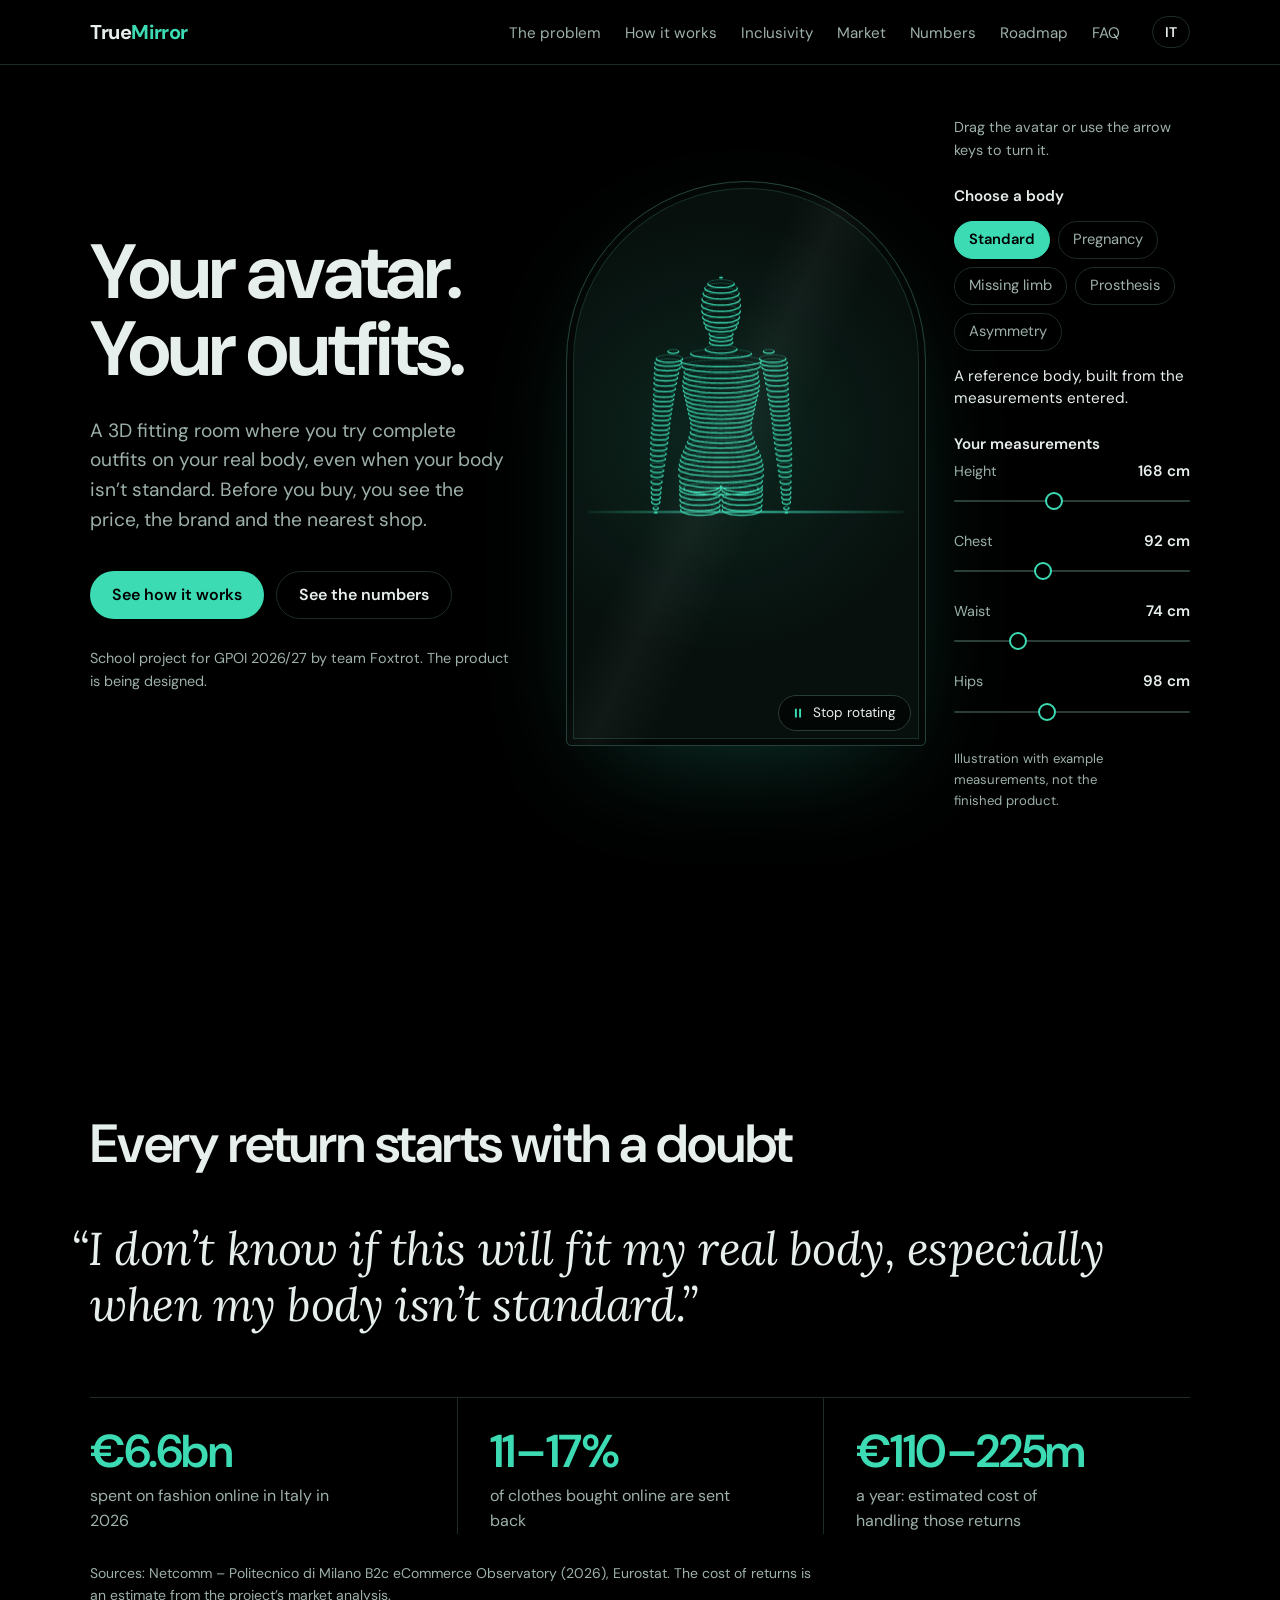
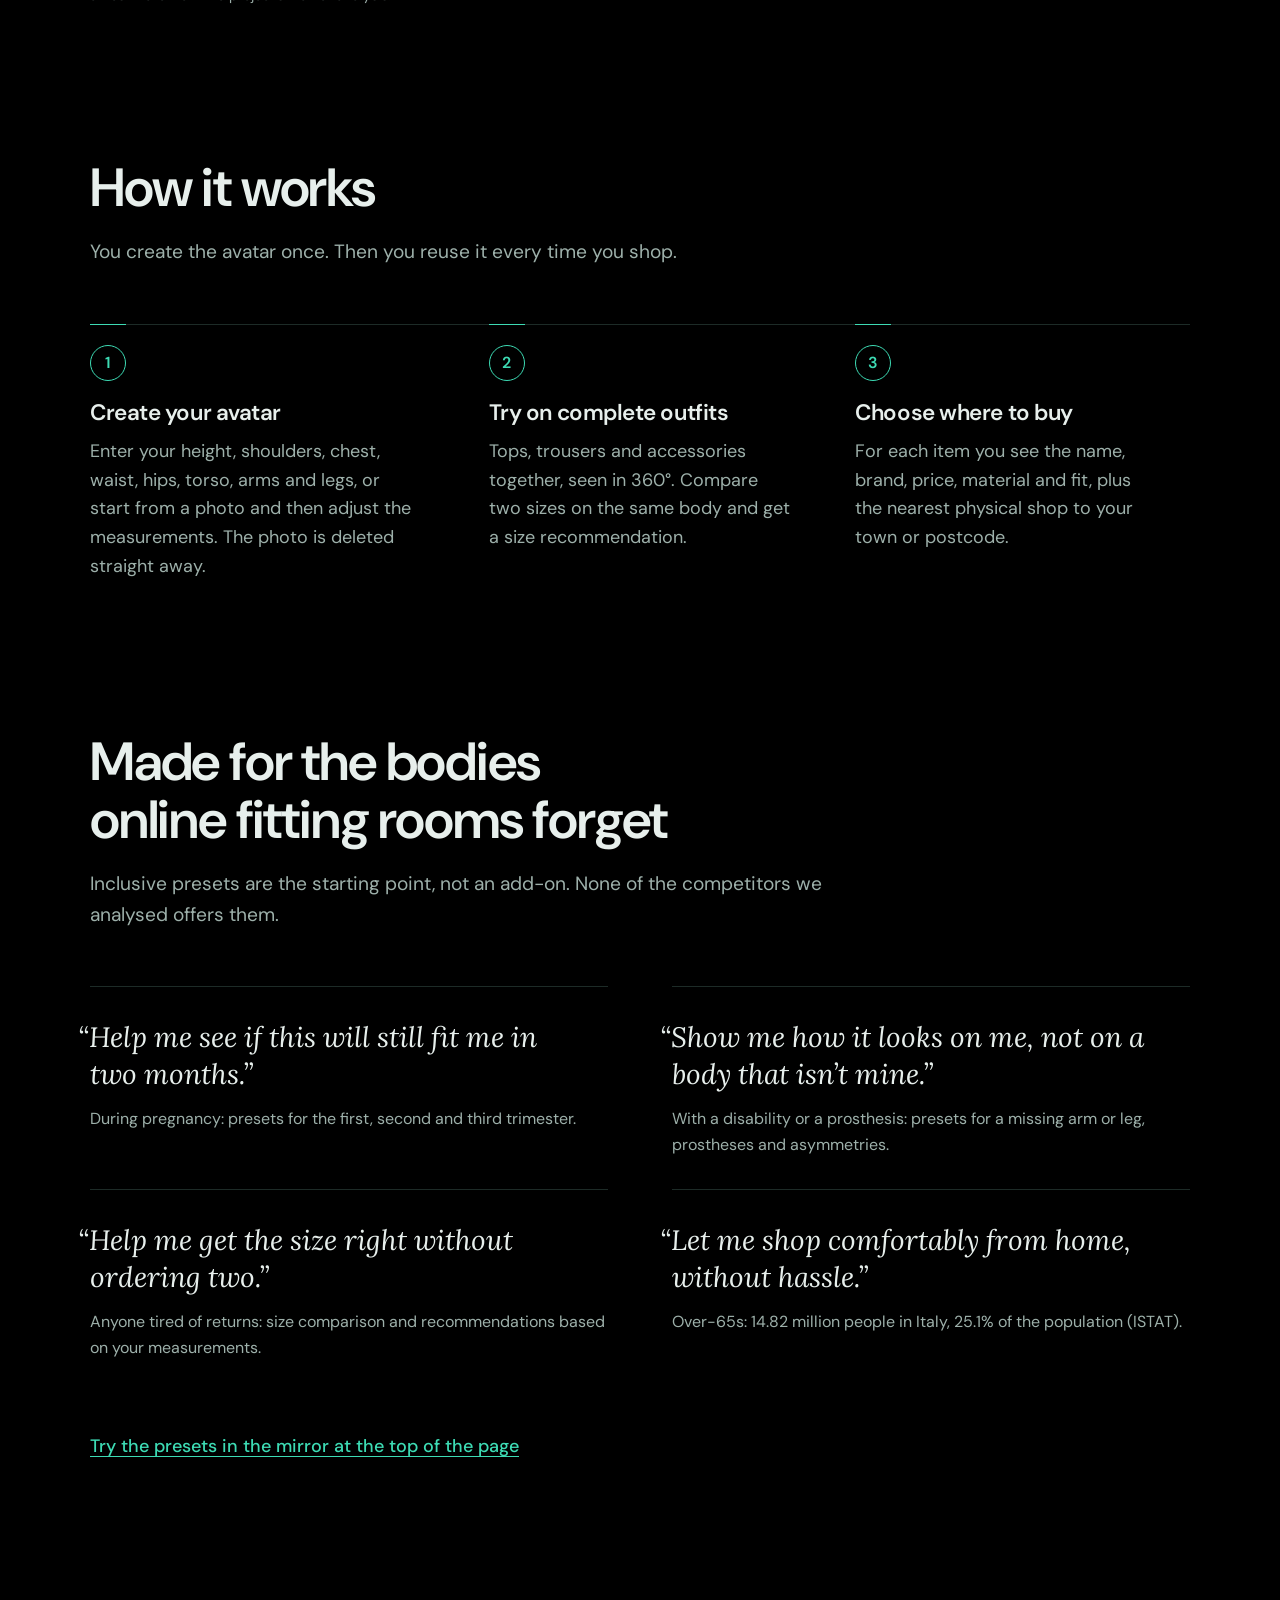
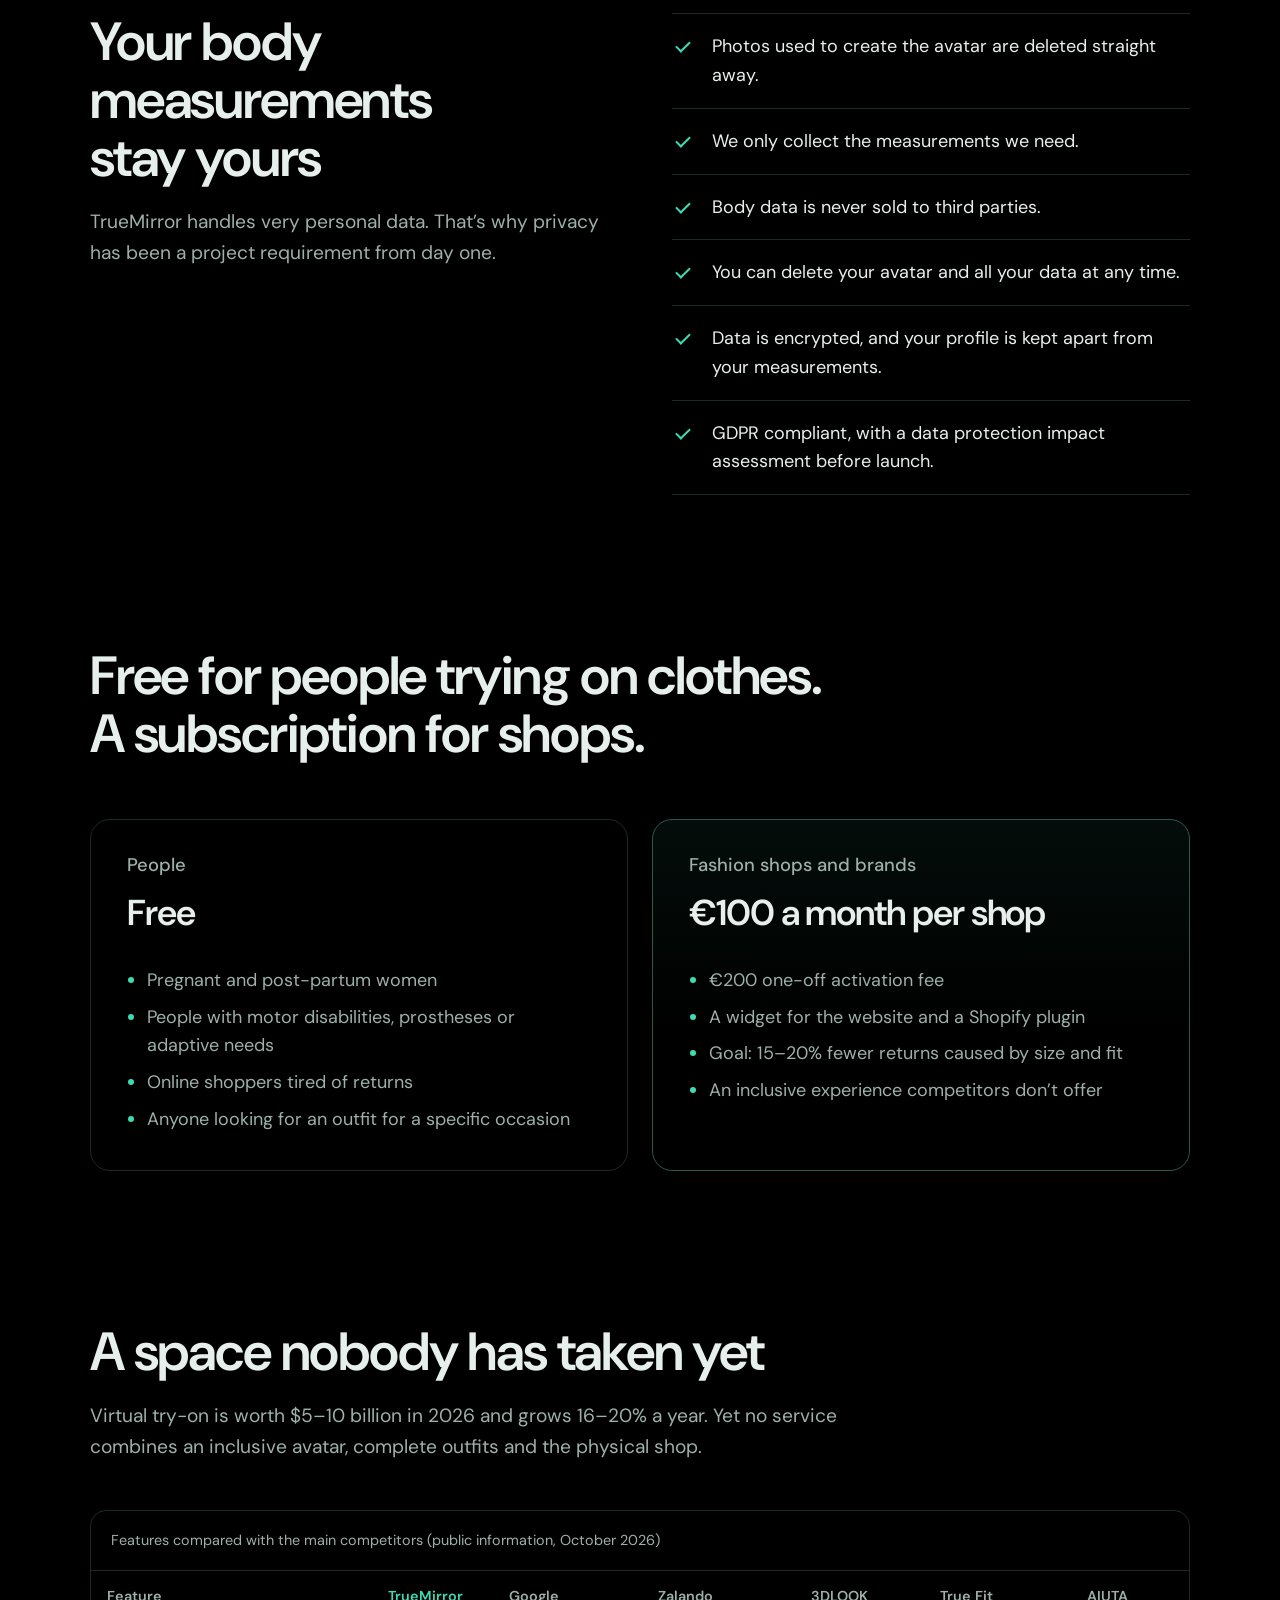
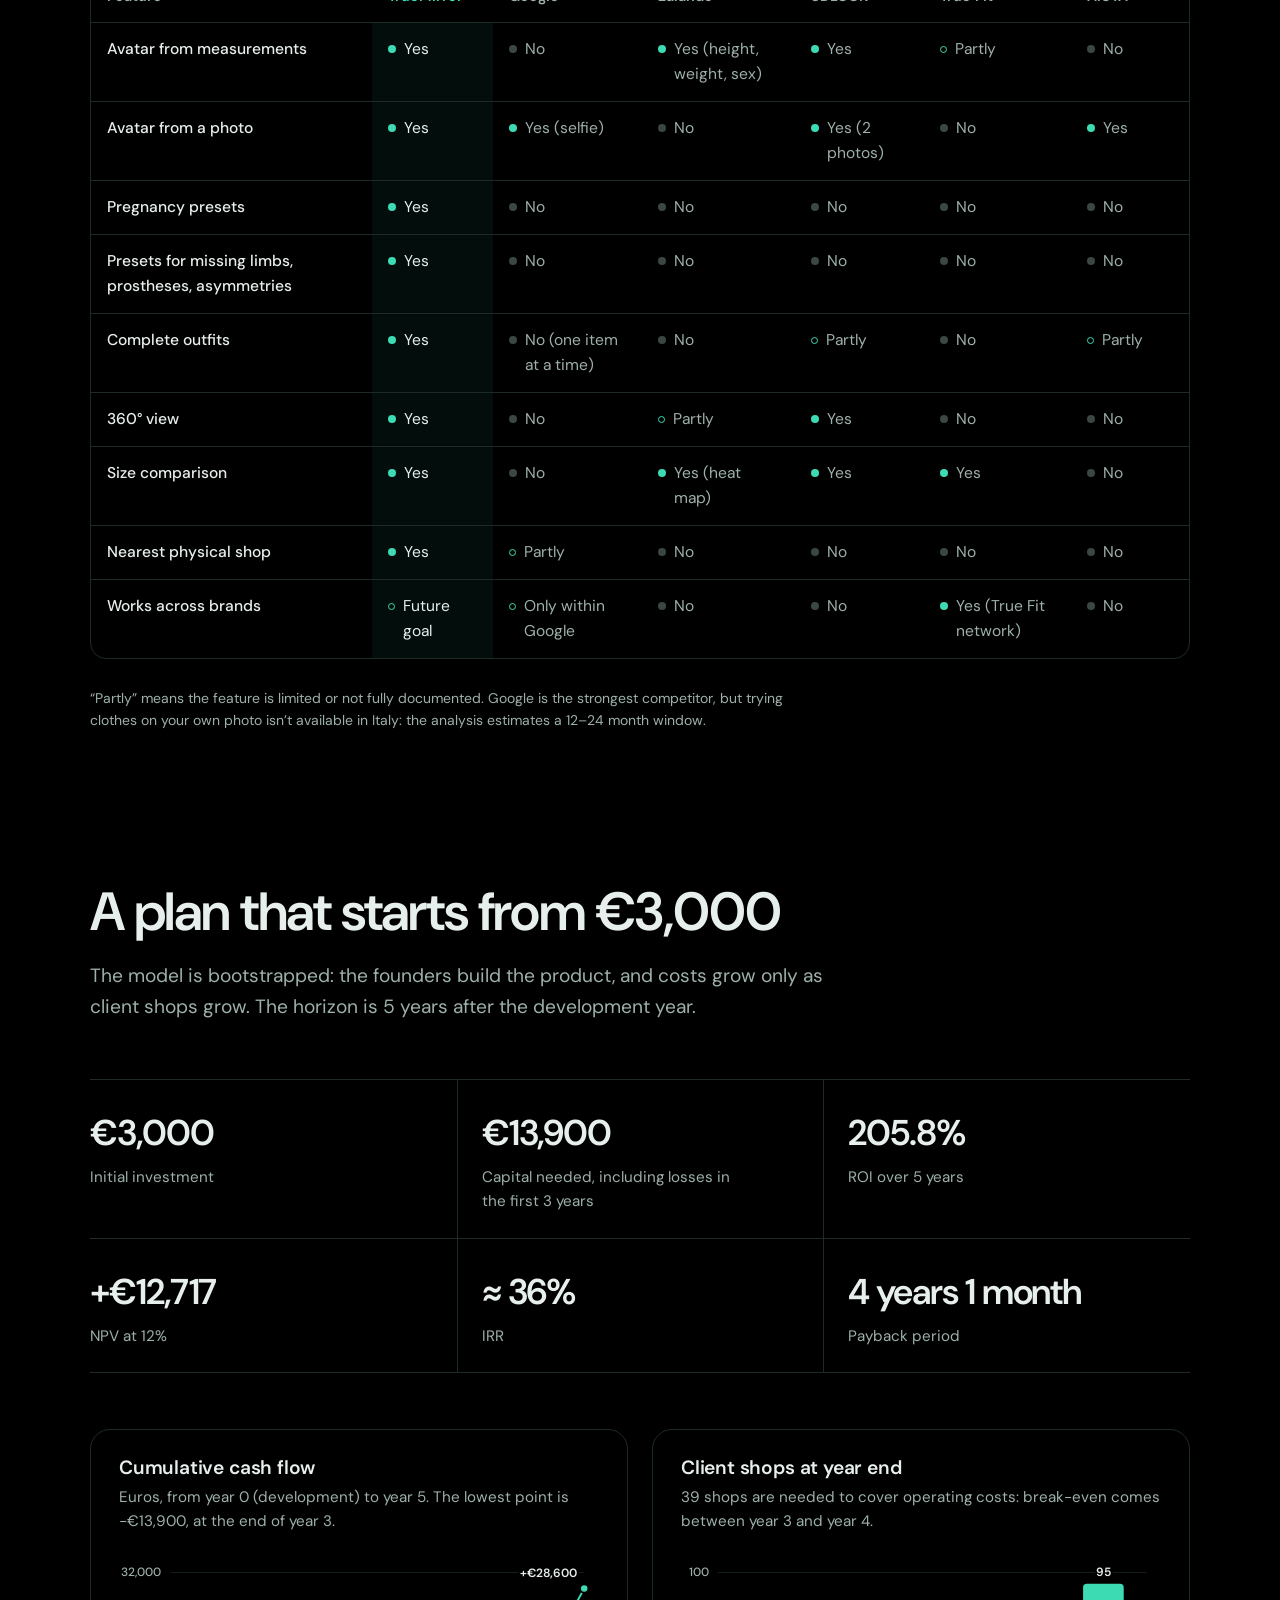
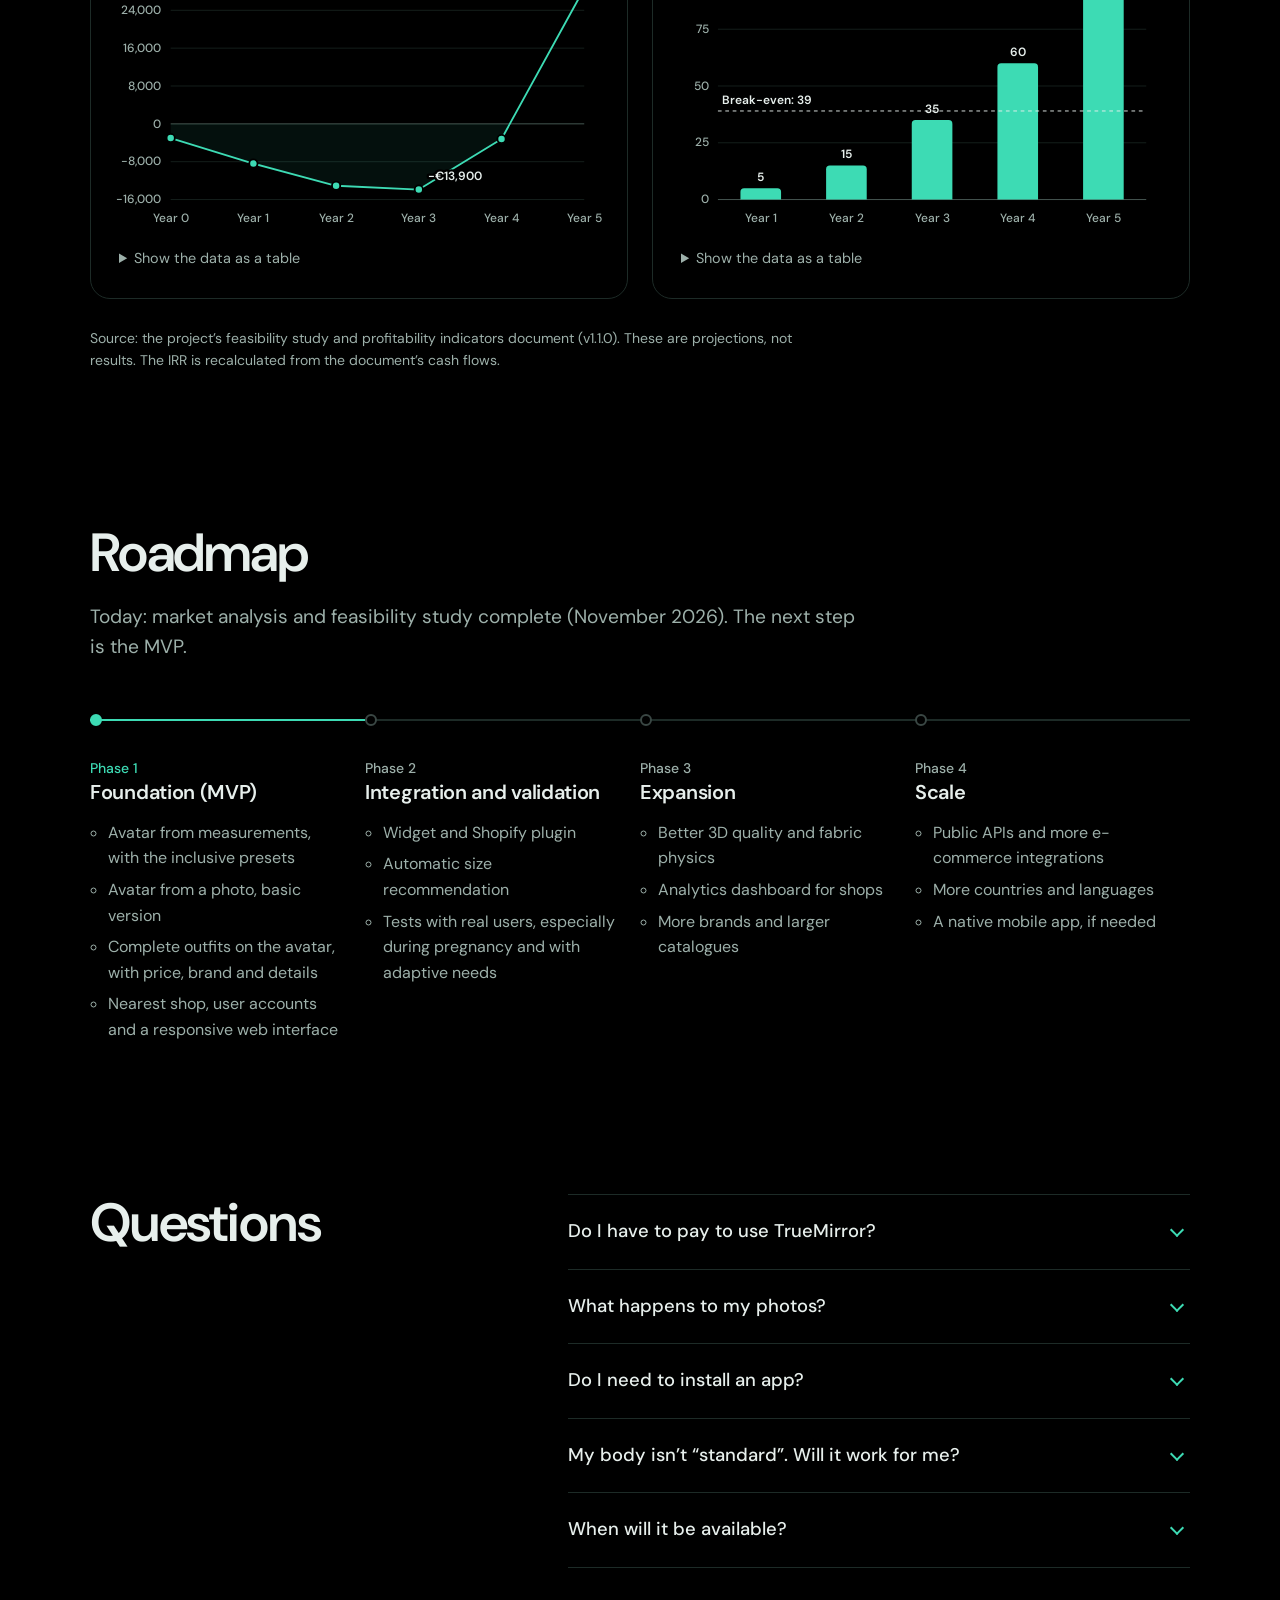
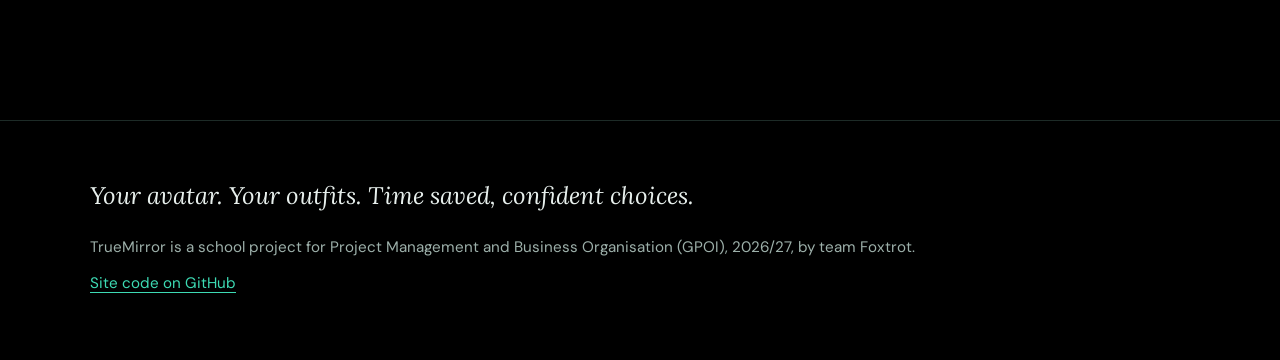
<file: index.html>
<!doctype html>
<html lang="it">
<head>
  <meta charset="utf-8">
  <meta name="viewport" content="width=device-width, initial-scale=1">
  <title>TrueMirror – Il tuo avatar. I tuoi outfit.</title>
  <meta name="description" content="TrueMirror è un camerino virtuale 3D inclusivo: crei un avatar del tuo corpo reale e provi outfit completi, con prezzo, marca e negozio più vicino. Progetto GPOI 2026/27 del team Foxtrot.">
  <link rel="canonical" href="https://peakymate.github.io/truemirror/">
  <meta name="theme-color" content="#000000">
  <meta name="color-scheme" content="dark">

  <meta property="og:type" content="website">
  <meta property="og:site_name" content="TrueMirror">
  <meta property="og:title" content="TrueMirror – Il tuo avatar. I tuoi outfit.">
  <meta property="og:description" content="Camerino virtuale 3D inclusivo per provare outfit completi sul proprio corpo reale.">
  <meta property="og:url" content="https://peakymate.github.io/truemirror/">
  <meta property="og:image" content="https://peakymate.github.io/truemirror/og-image.png">
  <meta property="og:image:width" content="1200">
  <meta property="og:image:height" content="630">
  <meta property="og:image:alt" content="TrueMirror: un avatar 3D fatto di anelli di misura color menta su sfondo nero, con il motto Il tuo avatar. I tuoi outfit.">
  <meta property="og:locale" content="it_IT">
  <meta property="og:locale:alternate" content="en_GB">
  <meta name="twitter:card" content="summary_large_image">

  <link rel="icon" href="favicon.svg" type="image/svg+xml">
  <link rel="apple-touch-icon" href="apple-touch-icon.png">
  <link rel="preload" href="./dmsans-var.woff" as="font" type="font/woff" crossorigin>
  <link rel="stylesheet" href="style.css">
  <script src="avatar.js" defer></script>
  <script src="main.js" defer></script>
</head>
<body>
  <a class="skip" href="#main" data-i18n="skip">Vai al contenuto</a>

  <header class="site-header">
    <div class="wrap header-row">
      <a class="wordmark" href="#top" aria-label="TrueMirror, torna all'inizio" data-i18n-attr="aria-label:wordmarkLabel">True<span>Mirror</span></a>
      <nav class="nav" aria-label="Sezioni" data-i18n-attr="aria-label:navLabel">
        <ul>
          <li><a href="#problema" data-i18n="navProblem">Il problema</a></li>
          <li><a href="#come" data-i18n="navHow">Come funziona</a></li>
          <li><a href="#inclusivita" data-i18n="navInclusive">Inclusività</a></li>
          <li><a href="#mercato" data-i18n="navMarket">Mercato</a></li>
          <li><a href="#numeri" data-i18n="navNumbers">Numeri</a></li>
          <li><a href="#roadmap" data-i18n="navRoadmap">Roadmap</a></li>
          <li><a href="#faq" data-i18n="navFaq">Domande</a></li>
        </ul>
      </nav>
      <div class="header-tools">
        <button class="lang" type="button" id="lang-toggle" lang="en" aria-label="Switch to English">EN</button>
      </div>
    </div>
  </header>

  <main id="main">
    <!-- HERO -->
    <section class="hero" id="top" aria-labelledby="hero-title">
      <div class="wrap hero-grid">
        <div class="hero-copy">
          <h1 id="hero-title" data-i18n="heroTitle">Il tuo avatar. I tuoi outfit.</h1>
          <p class="lead" data-i18n="heroLead">Un camerino 3D dove provi outfit completi sul tuo corpo reale, anche quando il tuo corpo non è standard. Prima di comprare vedi prezzo, marca e il negozio più vicino.</p>
          <div class="cta-row">
            <a class="btn btn-primary" href="#come" data-i18n="heroCta">Scopri come funziona</a>
            <a class="btn btn-ghost" href="#numeri" data-i18n="heroCta2">Vedi i numeri</a>
          </div>
          <p class="hero-note" data-i18n="heroNote">Progetto scolastico GPOI 2026/27 del team Foxtrot. Il prodotto è in fase di progettazione.</p>
        </div>

        <div class="stage" id="specchio">
          <div class="mirror">
            <canvas id="avatar" tabindex="0" role="img" aria-roledescription="avatar 3D" aria-label="Avatar 3D di esempio" data-i18n-attr="aria-roledescription:avatarRole"></canvas>
            <noscript><p class="noscript">Attiva JavaScript per vedere l’avatar 3D.</p></noscript>
            <button class="mirror-pause" type="button" id="avatar-pause" aria-pressed="false">
              <svg viewBox="0 0 16 16" aria-hidden="true"><path class="i-pause" d="M4.5 3h2.2v10H4.5zM9.3 3h2.2v10H9.3z"/><path class="i-play" d="M5 3l8 5-8 5z"/></svg>
              <span id="avatar-pause-label" data-i18n="pause">Ferma la rotazione</span>
            </button>
          </div>
          <div class="controls">
            <p class="hint" data-i18n="hint">Trascina l’avatar o usa le frecce per ruotarlo.</p>
            <fieldset class="presets">
              <legend data-i18n="presetLegend">Scegli un corpo</legend>
              <div class="preset-list" id="preset-list">
                <label><input type="radio" name="preset" value="standard" checked><span data-i18n="pStandard">Standard</span></label>
                <label><input type="radio" name="preset" value="gravidanza"><span data-i18n="pPregnancy">Gravidanza</span></label>
                <label><input type="radio" name="preset" value="arto"><span data-i18n="pLimb">Assenza di arto</span></label>
                <label><input type="radio" name="preset" value="protesi"><span data-i18n="pProsthesis">Protesi</span></label>
                <label><input type="radio" name="preset" value="asimmetria"><span data-i18n="pAsym">Asimmetria</span></label>
              </div>
            </fieldset>
            <p class="preset-note" id="preset-note" aria-live="polite"></p>
            <fieldset class="measures">
              <legend data-i18n="measLegend">Le tue misure</legend>
              <div class="slider"><label for="m-height" data-i18n="mHeight">Altezza</label><output id="o-height" for="m-height">168 cm</output><input type="range" id="m-height" data-key="height" min="145" max="200" step="1" value="168"></div>
              <div class="slider"><label for="m-chest" data-i18n="mChest">Petto</label><output id="o-chest" for="m-chest">92 cm</output><input type="range" id="m-chest" data-key="chest" min="70" max="130" step="1" value="92"></div>
              <div class="slider"><label for="m-waist" data-i18n="mWaist">Vita</label><output id="o-waist" for="m-waist">74 cm</output><input type="range" id="m-waist" data-key="waist" min="55" max="130" step="1" value="74"></div>
              <div class="slider"><label for="m-hips" data-i18n="mHips">Fianchi</label><output id="o-hips" for="m-hips">98 cm</output><input type="range" id="m-hips" data-key="hips" min="75" max="135" step="1" value="98"></div>
            </fieldset>
            <p class="fine" data-i18n="mirrorFine">Illustrazione con misure di esempio, non il prodotto finito.</p>
          </div>
        </div>
      </div>
    </section>

    <!-- PROBLEMA -->
    <section class="section" id="problema" aria-labelledby="problema-title">
      <div class="wrap">
        <h2 id="problema-title" data-i18n="probTitle">Ogni reso parte da un dubbio</h2>
        <blockquote class="voice voice-xl">
          <p data-i18n="probQuote">“Non so se questo vestito mi starà bene sul mio corpo reale, specialmente se il mio corpo non è standard.”</p>
        </blockquote>
        <dl class="facts">
          <div>
            <dt data-i18n="fact1Label">spesi in moda online in Italia nel 2026</dt>
            <dd data-i18n="fact1Value">6,6 mld €</dd>
          </div>
          <div>
            <dt data-i18n="fact2Label">dei capi di abbigliamento comprati online torna indietro</dt>
            <dd>11–17%</dd>
          </div>
          <div>
            <dt data-i18n="fact3Label">l’anno: stima del costo di gestione di quei resi</dt>
            <dd data-i18n="fact3Value">110–225 mln €</dd>
          </div>
        </dl>
        <p class="source" data-i18n="probSource">Fonti: Osservatorio eCommerce B2c Netcomm – Politecnico di Milano (2026), Eurostat. Il costo dei resi è una stima dell’analisi di mercato del progetto.</p>
      </div>
    </section>

    <!-- COME FUNZIONA -->
    <section class="section" id="come" aria-labelledby="come-title">
      <div class="wrap">
        <h2 id="come-title" data-i18n="howTitle">Come funziona</h2>
        <p class="section-lead" data-i18n="howLead">Crei l’avatar una volta sola. Poi lo riusi ogni volta che compri.</p>
        <ol class="steps">
          <li>
            <h3 data-i18n="step1Title">Crea il tuo avatar</h3>
            <p data-i18n="step1Text">Inserisci altezza, spalle, petto, vita, fianchi, busto, braccia e gambe, oppure parti da una foto e poi correggi le misure. La foto viene cancellata subito dopo.</p>
          </li>
          <li>
            <h3 data-i18n="step2Title">Prova outfit completi</h3>
            <p data-i18n="step2Text">Top, pantaloni e accessori insieme, visti a 360°. Confronti due taglie sullo stesso corpo e ricevi un consiglio di taglia.</p>
          </li>
          <li>
            <h3 data-i18n="step3Title">Scegli dove comprare</h3>
            <p data-i18n="step3Text">Per ogni capo vedi nome, marca, prezzo, materiale e vestibilità, e il negozio fisico più vicino alla tua città o al tuo CAP.</p>
          </li>
        </ol>
      </div>
    </section>

    <!-- INCLUSIVITÀ -->
    <section class="section" id="inclusivita" aria-labelledby="incl-title">
      <div class="wrap">
        <h2 id="incl-title" data-i18n="inclTitle">Pensato per i corpi che i camerini online dimenticano</h2>
        <p class="section-lead" data-i18n="inclLead">I preset inclusivi sono il punto di partenza, non un’aggiunta. Tra i concorrenti analizzati, nessuno li offre.</p>
        <ul class="voices">
          <li>
            <blockquote class="voice"><p data-i18n="v1Quote">“Fammi capire se questo capo mi andrà bene anche tra due mesi.”</p></blockquote>
            <p class="who" data-i18n="v1Who">In gravidanza: preset per il primo, il secondo e il terzo trimestre.</p>
          </li>
          <li>
            <blockquote class="voice"><p data-i18n="v2Quote">“Fammi vedere come sto io, non un corpo che non è il mio.”</p></blockquote>
            <p class="who" data-i18n="v2Who">Con una disabilità o una protesi: preset per assenza di arto superiore o inferiore, protesi e asimmetrie.</p>
          </li>
          <li>
            <blockquote class="voice"><p data-i18n="v3Quote">“Fammi indovinare la taglia senza ordinarne due.”</p></blockquote>
            <p class="who" data-i18n="v3Who">Chi è stanco dei resi: confronto taglie e consiglio basato sulle misure.</p>
          </li>
          <li>
            <blockquote class="voice"><p data-i18n="v4Quote">“Fammi comprare comodamente da casa senza complicazioni.”</p></blockquote>
            <p class="who" data-i18n="v4Who">Over 65: in Italia sono 14,82 milioni, il 25,1% della popolazione (ISTAT).</p>
          </li>
        </ul>
        <p><a class="text-link" href="#specchio" data-i18n="inclLink">Prova i preset nello specchio in cima alla pagina</a></p>
      </div>
    </section>

    <!-- PRIVACY -->
    <section class="section section-privacy" id="privacy" aria-labelledby="privacy-title">
      <div class="wrap privacy-grid">
        <div>
          <h2 id="privacy-title" data-i18n="privTitle">Le misure del tuo corpo restano tue</h2>
          <p class="section-lead" data-i18n="privLead">TrueMirror tratta dati molto personali. Per questo la privacy è un requisito del progetto fin dall’inizio.</p>
        </div>
        <ul class="checks">
          <li data-i18n="priv1">Le foto usate per creare l’avatar vengono eliminate subito dopo.</li>
          <li data-i18n="priv2">Raccogliamo solo le misure che servono.</li>
          <li data-i18n="priv3">Nessuna vendita dei dati del corpo a terzi.</li>
          <li data-i18n="priv4">Puoi cancellare l’avatar e tutti i tuoi dati quando vuoi.</li>
          <li data-i18n="priv5">Dati cifrati e profilo tenuto separato dalle misure.</li>
          <li data-i18n="priv6">Conformità al GDPR, con valutazione d’impatto prima del lancio.</li>
        </ul>
      </div>
    </section>

    <!-- PER CHI -->
    <section class="section" id="per-chi" aria-labelledby="perchi-title">
      <div class="wrap">
        <h2 id="perchi-title" data-i18n="whoTitle">Gratis per chi prova i vestiti. In abbonamento per i negozi.</h2>
        <div class="audiences">
          <div class="audience">
            <h3 data-i18n="b2cTitle">Persone</h3>
            <p class="price" data-i18n="b2cPrice">Gratis</p>
            <ul>
              <li data-i18n="b2c1">Donne in gravidanza e nel post-partum</li>
              <li data-i18n="b2c2">Persone con disabilità motorie, protesi o esigenze adaptive</li>
              <li data-i18n="b2c3">Chi compra online ed è stanco dei resi</li>
              <li data-i18n="b2c4">Chi cerca l’outfit per un’occasione precisa</li>
            </ul>
          </div>
          <div class="audience">
            <h3 data-i18n="b2bTitle">Negozi e marchi di moda</h3>
            <p class="price" data-i18n="b2bPrice">100 € al mese per negozio</p>
            <ul>
              <li data-i18n="b2b1">200 € di attivazione, una volta sola</li>
              <li data-i18n="b2b2">Widget per il sito e plugin per Shopify</li>
              <li data-i18n="b2b3">Obiettivo: resi per taglia e vestibilità ridotti del 15–20%</li>
              <li data-i18n="b2b4">Un’esperienza inclusiva che i concorrenti non offrono</li>
            </ul>
          </div>
        </div>
      </div>
    </section>

    <!-- MERCATO -->
    <section class="section" id="mercato" aria-labelledby="mercato-title">
      <div class="wrap">
        <h2 id="mercato-title" data-i18n="mktTitle">Uno spazio ancora libero</h2>
        <p class="section-lead" data-i18n="mktLead">La prova virtuale vale 5–10 miliardi di dollari nel 2026 e cresce del 16–20% l’anno. Nessun servizio però unisce avatar inclusivo, outfit completi e negozio fisico.</p>

        <div class="table-scroll" tabindex="0" role="region" aria-labelledby="cmp-caption">
          <table class="compare">
            <caption id="cmp-caption" data-i18n="cmpCaption">Funzioni a confronto con i principali concorrenti (informazioni pubbliche, ottobre 2026)</caption>
            <thead>
              <tr>
                <th scope="col" data-i18n="cmpFeature">Funzione</th>
                <th scope="col" class="us">TrueMirror</th>
                <th scope="col">Google</th>
                <th scope="col">Zalando</th>
                <th scope="col">3DLOOK</th>
                <th scope="col">True Fit</th>
                <th scope="col">AIUTA</th>
              </tr>
            </thead>
            <tbody id="cmp-body"></tbody>
          </table>
        </div>
        <p class="source" data-i18n="cmpNote">“In parte” indica funzioni limitate o non del tutto documentate. Google è il concorrente più forte, ma la prova con la propria foto non è disponibile in Italia: l’analisi stima una finestra di 12–24 mesi.</p>
      </div>
    </section>

    <!-- NUMERI -->
    <section class="section" id="numeri" aria-labelledby="numeri-title">
      <div class="wrap">
        <h2 id="numeri-title" data-i18n="numTitle">Un piano che parte da 3.000 €</h2>
        <p class="section-lead" data-i18n="numLead">Il modello è bootstrapped: i fondatori sviluppano il prodotto e i costi crescono solo insieme ai negozi clienti. Orizzonte di 5 anni dopo l’anno di sviluppo.</p>

        <dl class="kpis">
          <div><dt data-i18n="k1">Investimento iniziale</dt><dd id="k1v">3.000 €</dd></div>
          <div><dt data-i18n="k2">Capitale necessario, perdite dei primi 3 anni incluse</dt><dd id="k2v">13.900 €</dd></div>
          <div><dt data-i18n="k3">ROI a 5 anni</dt><dd id="k3v">205,8%</dd></div>
          <div><dt data-i18n="k4">VAN al 12%</dt><dd id="k4v">+12.717 €</dd></div>
          <div><dt data-i18n="k5">TIR</dt><dd id="k5v">≈ 36%</dd></div>
          <div><dt data-i18n="k6">Recupero dell’investimento</dt><dd data-i18n="k6v">4 anni e 1 mese</dd></div>
        </dl>

        <div class="charts">
          <figure class="chart" id="chart-cash">
            <figcaption>
              <h3 data-i18n="c1Title">Flusso di cassa cumulato</h3>
              <p data-i18n="c1Sub">Euro, dall’anno 0 (sviluppo) all’anno 5. Il punto più basso è <span class="nb">−13.900 €</span>, alla fine dell’anno 3.</p>
            </figcaption>
            <div class="chart-plot"></div>
            <details class="chart-table">
              <summary data-i18n="showTable">Mostra i dati in tabella</summary>
              <div class="chart-table-body"></div>
            </details>
          </figure>
          <figure class="chart" id="chart-shops">
            <figcaption>
              <h3 data-i18n="c2Title">Negozi clienti a fine anno</h3>
              <p data-i18n="c2Sub">Servono 39 negozi per coprire i costi operativi: il pareggio arriva tra l’anno 3 e l’anno 4.</p>
            </figcaption>
            <div class="chart-plot"></div>
            <details class="chart-table">
              <summary data-i18n="showTable">Mostra i dati in tabella</summary>
              <div class="chart-table-body"></div>
            </details>
          </figure>
        </div>
        <p class="source" data-i18n="numSource">Fonte: studio di fattibilità e documento sugli indicatori di redditività del progetto (v1.1.0). Sono proiezioni, non risultati. Il TIR è ricalcolato dai flussi di cassa del documento.</p>
      </div>
    </section>

    <!-- ROADMAP -->
    <section class="section" id="roadmap" aria-labelledby="roadmap-title">
      <div class="wrap">
        <h2 id="roadmap-title" data-i18n="rmTitle">Roadmap</h2>
        <p class="section-lead" data-i18n="rmLead">Oggi: analisi di mercato e studio di fattibilità completati (novembre 2026). Il prossimo passo è l’MVP.</p>
        <ol class="phases">
          <li class="phase is-next">
            <h3 data-i18n="ph1Title">Fondamenta (MVP)</h3>
            <ul>
              <li data-i18n="ph1a">Avatar da misure con i preset inclusivi</li>
              <li data-i18n="ph1b">Avatar da foto, versione base</li>
              <li data-i18n="ph1c">Outfit completi sull’avatar, con prezzo, marca e caratteristiche</li>
              <li data-i18n="ph1d">Negozio più vicino, account e interfaccia web responsive</li>
            </ul>
          </li>
          <li class="phase">
            <h3 data-i18n="ph2Title">Integrazione e validazione</h3>
            <ul>
              <li data-i18n="ph2a">Widget e plugin per Shopify</li>
              <li data-i18n="ph2b">Consiglio di taglia automatico</li>
              <li data-i18n="ph2c">Test con utenti reali, soprattutto in gravidanza e con esigenze adaptive</li>
            </ul>
          </li>
          <li class="phase">
            <h3 data-i18n="ph3Title">Espansione</h3>
            <ul>
              <li data-i18n="ph3a">Qualità 3D e fisica dei tessuti migliori</li>
              <li data-i18n="ph3b">Dashboard di analisi per i negozi</li>
              <li data-i18n="ph3c">Più marchi e cataloghi più ampi</li>
            </ul>
          </li>
          <li class="phase">
            <h3 data-i18n="ph4Title">Scala</h3>
            <ul>
              <li data-i18n="ph4a">API pubbliche e nuove integrazioni e-commerce</li>
              <li data-i18n="ph4b">Più Paesi e più lingue</li>
              <li data-i18n="ph4c">App mobile nativa, se servirà</li>
            </ul>
          </li>
        </ol>
      </div>
    </section>

    <!-- FAQ -->
    <section class="section" id="faq" aria-labelledby="faq-title">
      <div class="wrap faq-grid">
        <h2 id="faq-title" data-i18n="faqTitle">Domande frequenti</h2>
        <div class="faq">
          <details>
            <summary data-i18n="q1">Devo pagare per usare TrueMirror?</summary>
            <p data-i18n="a1">No. Per chi prova i vestiti è gratis. Pagano i negozi che aggiungono TrueMirror al loro sito, con un abbonamento mensile.</p>
          </details>
          <details>
            <summary data-i18n="q2">Che fine fanno le mie foto?</summary>
            <p data-i18n="a2">Servono solo a creare l’avatar e vengono cancellate subito dopo. Restano salvate solo le misure, che puoi eliminare quando vuoi.</p>
          </details>
          <details>
            <summary data-i18n="q3">Devo installare un’app?</summary>
            <p data-i18n="a3">No. TrueMirror funziona nel browser, anche dal telefono. Un’app nativa arriverà solo se servirà.</p>
          </details>
          <details>
            <summary data-i18n="q4">Il mio corpo non è “standard”. Funziona lo stesso?</summary>
            <p data-i18n="a4">È proprio il punto di partenza: preset per gravidanza, assenza di arti, protesi e asimmetrie, più tutte le misure da correggere a mano.</p>
          </details>
          <details>
            <summary data-i18n="q5">Quando sarà disponibile?</summary>
            <p data-i18n="a5">Il progetto ha completato l’analisi di mercato e lo studio di fattibilità. Il prossimo passo è il prototipo, da testare con utenti reali e con i primi negozi.</p>
          </details>
        </div>
      </div>
    </section>
  </main>

  <footer class="site-footer">
    <div class="wrap footer-row">
      <p class="footer-tagline" data-i18n="footTag">Il tuo avatar. I tuoi outfit. Tempo risparmiato, scelte sicure.</p>
      <p data-i18n="footText">TrueMirror è un progetto scolastico di Gestione progetto e organizzazione d’impresa (GPOI), anno 2026/27, team Foxtrot.</p>
      <p><a href="https://github.com/peakymate/truemirror" data-i18n="footRepo">Codice del sito su GitHub</a></p>
    </div>
  </footer>

  <div class="tooltip" id="tooltip" role="status" hidden></div>
</body>
</html>
</file>
<file: style.css>
/* TrueMirror – GitHub Pages
   Fonts are self-hosted (SIL Open Font License), so the page makes no requests to third parties. */

@font-face {
  font-family: "DM Sans";
  src: url("dmsans-var.woff") format("woff");
  font-weight: 300 800;
  font-style: normal;
  font-display: swap;
}
@font-face {
  font-family: "Lora";
  src: url("lora-italic-var.woff") format("woff");
  font-weight: 400 700;
  font-style: italic;
  font-display: swap;
}

:root {
  --black: #000000;
  --glass: #07100d;      /* inside of the mirror */
  --rule: #1d2b27;       /* hairlines */
  --mint: #3DDBB4;       /* brand */
  --mint-deep: #1c6b57;  /* back side of rings, quiet marks */
  --ink: #e7efec;        /* body text */
  --ink-2: #9db0aa;      /* secondary text, 8.9:1 on black */

  --sans: "DM Sans", system-ui, -apple-system, "Segoe UI", Roboto, sans-serif;
  --serif: "Lora", Georgia, "Times New Roman", serif;

  --wrap: 1180px;
  --gutter: clamp(20px, 4vw, 40px);
  --space: clamp(88px, 12vw, 152px);
}

*, *::before, *::after { box-sizing: border-box; }
html { -webkit-text-size-adjust: 100%; scroll-behavior: smooth; scroll-padding-top: 80px; }
@media (prefers-reduced-motion: reduce) { html { scroll-behavior: auto; } }

body {
  margin: 0;
  background: var(--black);
  color: var(--ink);
  font-family: var(--sans);
  font-size: 1.125rem;
  line-height: 1.6;
  font-optical-sizing: auto;
  text-rendering: optimizeLegibility;
}

h1, h2, h3 { margin: 0; font-weight: 600; line-height: 1.08; text-wrap: balance; }
p { margin: 0; text-wrap: pretty; }
a { color: inherit; }
img, svg { display: block; max-width: 100%; }

:focus-visible { outline: 2px solid var(--mint); outline-offset: 3px; border-radius: 4px; }

.wrap { max-width: var(--wrap); margin: 0 auto; padding: 0 var(--gutter); }

.skip {
  position: absolute; left: 12px; top: -60px; z-index: 100;
  background: var(--mint); color: var(--black); padding: 10px 16px; border-radius: 8px;
  font-weight: 600; text-decoration: none;
}
.skip:focus { top: 12px; }

/* ---------- Header ---------- */
.site-header {
  position: sticky; top: 0; z-index: 50;
  background: rgb(0 0 0 / .82);
  backdrop-filter: blur(14px);
  -webkit-backdrop-filter: blur(14px);
  border-bottom: 1px solid var(--rule);
}
.header-row { display: flex; align-items: center; gap: 32px; height: 64px; }
.wordmark {
  font-weight: 700; font-size: 1.25rem; letter-spacing: -0.02em; text-decoration: none;
}
.wordmark span { color: var(--mint); }
.nav { margin-left: auto; }
.nav ul { display: flex; gap: 24px; list-style: none; margin: 0; padding: 0; }
.nav a { font-size: .95rem; color: var(--ink-2); text-decoration: none; }
.nav a:hover { color: var(--ink); }
.header-tools { display: flex; align-items: center; gap: 16px; }
.lang {
  font: inherit; font-size: .875rem; font-weight: 600; color: var(--ink);
  background: none; border: 1px solid var(--rule); border-radius: 999px;
  padding: 4px 12px; cursor: pointer;
}
.lang:hover { border-color: var(--mint); }
.repo-link { font-size: .95rem; text-decoration: none; color: var(--ink-2); }
.repo-link:hover { color: var(--ink); }

@media (max-width: 960px) {
  .nav { display: none; }
  .header-tools { margin-left: auto; }
}

/* ---------- Buttons ---------- */
.btn {
  display: inline-flex; align-items: center; justify-content: center;
  min-height: 48px; padding: 0 22px; border-radius: 999px;
  font-weight: 600; font-size: 1rem; text-decoration: none;
  transition: background-color .15s, border-color .15s, color .15s;
}
.btn-primary { background: var(--mint); color: var(--black); }   /* black on mint: 12:1 */
.btn-primary:hover { background: #63e5c5; }
.btn-ghost { border: 1px solid var(--rule); color: var(--ink); }
.btn-ghost:hover { border-color: var(--mint); }

/* ---------- Hero ---------- */
.hero { padding: clamp(32px, 4vw, 56px) 0 var(--space); }
.hero-grid {
  display: grid; grid-template-columns: minmax(0, .85fr) minmax(0, 1.25fr);
  gap: clamp(32px, 4vw, 64px); align-items: center;
}
.hero h1 {
  font-size: clamp(3rem, 6vw, 5.25rem);
  letter-spacing: -0.03em;
  line-height: 1;
  font-weight: 650;
  max-width: 9ch;
}
.lead {
  margin-top: 28px; max-width: 30em;
  font-size: clamp(1.125rem, 1.5vw, 1.25rem); color: var(--ink-2); line-height: 1.55;
}
.cta-row { display: flex; flex-wrap: wrap; gap: 12px; margin-top: 36px; }
.hero-note { margin-top: 28px; font-size: .9rem; color: var(--ink-2); max-width: 32em; }

/* The stage: mirror + controls */
.stage { display: grid; grid-template-columns: minmax(0, 1fr) 236px; gap: 28px; align-items: center; }
.mirror {
  position: relative;
  aspect-ratio: 3 / 4.7;
  border-radius: 999px 999px 28px 28px;
  background:
    radial-gradient(90% 55% at 42% 45%, rgb(61 219 180 / .11), transparent 70%),
    var(--glass);
  border: 1px solid #23413a;
  box-shadow: inset 0 0 0 6px #030806, inset 0 0 0 7px #17302a, 0 40px 120px -40px rgb(61 219 180 / .28);
  overflow: hidden;
}
.mirror::after { /* glass reflection */
  content: ""; position: absolute; inset: 0; pointer-events: none;
  background: linear-gradient(115deg, transparent 38%, rgb(255 255 255 / .04) 46%, transparent 56%);
}
.mirror canvas {
  position: absolute; inset: 0; width: 100%; height: 100%;
  cursor: grab; touch-action: pan-y; outline: none;
}
.mirror canvas.is-dragging { cursor: grabbing; }
.mirror canvas:focus-visible { box-shadow: inset 0 0 0 2px var(--mint); border-radius: inherit; }
.mirror:has(canvas:focus-visible) { border-color: var(--mint); }
.noscript { position: absolute; inset: auto 24px 40px; color: var(--ink-2); font-size: .95rem; }
.mirror-pause {
  position: absolute; z-index: 2; right: 14px; bottom: 14px;
  display: inline-flex; align-items: center; gap: 8px; min-height: 36px; padding: 0 14px 0 12px;
  font: inherit; font-size: .85rem; color: var(--ink); white-space: nowrap;
  background: rgb(0 0 0 / .55); border: 1px solid #2a3c37; border-radius: 999px; cursor: pointer;
  backdrop-filter: blur(8px); -webkit-backdrop-filter: blur(8px);
}
.mirror-pause:hover { border-color: var(--mint); }
.mirror-pause svg { width: 14px; height: 14px; fill: var(--mint); }
.mirror-pause .i-play { display: none; }
.mirror-pause.is-paused .i-play { display: inline; }
.mirror-pause.is-paused .i-pause { display: none; }

.controls { display: grid; gap: 22px; align-content: start; }
.hint { font-size: .9rem; color: var(--ink-2); }
.presets, .measures { border: 0; margin: 0; padding: 0; min-width: 0; }
.presets legend, .measures legend { padding: 0; font-size: .95rem; font-weight: 600; margin-bottom: 12px; }
.preset-list { display: flex; flex-wrap: wrap; gap: 8px; }
.preset-list label { position: relative; cursor: pointer; }
.preset-list input { position: absolute; opacity: 0; inset: 0; margin: 0; cursor: pointer; }
.preset-list span {
  display: inline-flex; align-items: center; min-height: 38px; padding: 0 14px;
  border: 1px solid var(--rule); border-radius: 999px; font-size: .92rem; color: var(--ink-2);
  transition: border-color .15s, color .15s, background-color .15s;
}
.preset-list label:hover span { border-color: var(--mint-deep); color: var(--ink); }
.preset-list input:checked + span { background: var(--mint); border-color: var(--mint); color: var(--black); font-weight: 600; }
.preset-list input:focus-visible + span { outline: 2px solid var(--mint); outline-offset: 3px; }
.preset-note { font-size: .95rem; color: var(--ink); line-height: 1.5; margin-top: -8px; }

.measures { display: grid; gap: 14px; }
.measures legend { margin-bottom: 2px; }
.slider { display: grid; grid-template-columns: 1fr auto; row-gap: 4px; align-items: baseline; }
.slider label { font-size: .9rem; color: var(--ink-2); }
.slider output { font-size: .95rem; font-weight: 600; font-variant-numeric: tabular-nums; }
.slider input[type=range] {
  grid-column: 1 / -1; width: 100%; margin: 0; height: 28px; background: transparent; cursor: pointer;
  -webkit-appearance: none; appearance: none;
}
.slider input[type=range]::-webkit-slider-runnable-track { height: 2px; background: #2a3c37; border-radius: 2px; }
.slider input[type=range]::-moz-range-track { height: 2px; background: #2a3c37; border-radius: 2px; }
.slider input[type=range]::-moz-range-progress { height: 2px; background: var(--mint); }
.slider input[type=range]::-webkit-slider-thumb {
  -webkit-appearance: none; width: 18px; height: 18px; margin-top: -8px; border-radius: 50%;
  background: var(--black); border: 2px solid var(--mint);
}
.slider input[type=range]::-moz-range-thumb { width: 14px; height: 14px; border-radius: 50%; background: var(--black); border: 2px solid var(--mint); }
.slider input[type=range]:focus-visible { outline: none; }
.slider input[type=range]:focus-visible::-webkit-slider-thumb { box-shadow: 0 0 0 4px rgb(61 219 180 / .35); }
.slider input[type=range]:focus-visible::-moz-range-thumb { box-shadow: 0 0 0 4px rgb(61 219 180 / .35); }
.fine { font-size: .82rem; color: var(--ink-2); }

@media (max-width: 1120px) {
  .hero-grid { grid-template-columns: 1fr; }
  .hero h1 { max-width: 14ch; }
  .stage { grid-template-columns: minmax(0, 380px) minmax(0, 300px); justify-content: start; }
}
@media (max-width: 680px) {
  .hero h1 { max-width: 9ch; }
  .stage { grid-template-columns: 1fr; max-width: 420px; }
}

/* ---------- Sections ---------- */
.section { padding: var(--space) 0 0; }
.section h2 {
  font-size: clamp(2.1rem, 4.2vw, 3.4rem);
  letter-spacing: -0.022em;
  max-width: 20ch;
}
.section-lead { margin-top: 20px; max-width: 40em; color: var(--ink-2); font-size: 1.2rem; }
.source { margin-top: 28px; max-width: 52em; font-size: .875rem; color: var(--ink-2); }
.nb { white-space: nowrap; }
/* FAQ */
.faq-grid { display: grid; grid-template-columns: minmax(0, .8fr) minmax(0, 1.2fr); gap: 64px; align-items: start; }
.faq details { border-top: 1px solid var(--rule); }
.faq details:last-child { border-bottom: 1px solid var(--rule); }
.faq summary {
  list-style: none; cursor: pointer; padding: 22px 40px 22px 0; position: relative;
  font-size: 1.15rem; font-weight: 500;
}
.faq summary::-webkit-details-marker { display: none; }
.faq summary::after {
  content: ""; position: absolute; right: 8px; top: 30px; width: 10px; height: 10px;
  border-right: 2px solid var(--mint); border-bottom: 2px solid var(--mint); transform: rotate(45deg);
  transition: transform .2s;
}
.faq details[open] summary::after { transform: rotate(-135deg); top: 34px; }
.faq summary:hover { color: var(--mint); }
.faq details p { padding: 0 40px 24px 0; color: var(--ink-2); max-width: 38em; }
@media (prefers-reduced-motion: reduce) { .faq summary::after { transition: none; } }
@media (max-width: 860px) { .faq-grid { grid-template-columns: 1fr; gap: 24px; } }

.text-link { color: var(--mint); text-underline-offset: 4px; font-weight: 500; }

/* Voices: the only place the serif appears – it marks words of real people */
.voice { margin: 0; font-family: var(--serif); font-style: italic; font-weight: 400; color: var(--ink); }
.voice-xl {
  margin-top: 48px; max-width: 24em;
  font-size: clamp(1.75rem, 3.6vw, 2.9rem); line-height: 1.22; letter-spacing: -0.01em;
}
.voice-xl p { text-indent: -0.42em; }

.facts {
  margin: 64px 0 0; display: grid; grid-template-columns: repeat(3, minmax(0, 1fr));
  border-top: 1px solid var(--rule);
}
.facts > div { padding: 28px 32px 0 0; display: flex; flex-direction: column-reverse; justify-content: flex-end; gap: 6px; }
.facts > div + div { padding-left: 32px; border-left: 1px solid var(--rule); }
.facts dd {
  margin: 0; font-size: clamp(2rem, 3.6vw, 3rem); font-weight: 600; letter-spacing: -0.03em;
  color: var(--mint); font-variant-numeric: tabular-nums; line-height: 1.1;
}
.facts dt { color: var(--ink-2); font-size: 1rem; max-width: 22ch; }
@media (max-width: 760px) {
  .facts { grid-template-columns: 1fr; }
  .facts > div, .facts > div + div { padding: 24px 0; border-left: 0; border-bottom: 1px solid var(--rule); }
}

/* Steps: a real sequence, so it is numbered */
.steps {
  list-style: none; margin: 56px 0 0; padding: 0; counter-reset: step;
  display: grid; grid-template-columns: repeat(3, minmax(0, 1fr)); gap: 0;
}
.steps li { counter-increment: step; position: relative; padding: 76px 32px 0 0; border-top: 1px solid var(--rule); }
.steps li + li { padding-left: 32px; }
.steps li::before {
  content: counter(step); position: absolute; top: 20px;
  width: 36px; height: 36px; border-radius: 50%; border: 1px solid var(--mint);
  display: grid; place-items: center; color: var(--mint); font-weight: 600; font-size: 1rem;
}
.steps li::after { /* progress line along the top */
  content: ""; position: absolute; top: -1px; left: 0; height: 1px; width: 36px; background: var(--mint);
}
.steps li + li::after { left: 32px; }
.steps h3 { font-size: 1.4rem; letter-spacing: -0.02em; }
.steps p { margin-top: 12px; color: var(--ink-2); }
@media (max-width: 860px) {
  .steps { grid-template-columns: 1fr; }
  .steps li, .steps li + li { padding: 72px 0 32px; }
  .steps li + li::after { left: 0; }
}

/* Voices grid */
.voices {
  list-style: none; margin: 56px 0 40px; padding: 0;
  display: grid; grid-template-columns: repeat(2, minmax(0, 1fr)); column-gap: 64px;
}
.voices li { padding: 32px 0; border-top: 1px solid var(--rule); }
.voices .voice { font-size: clamp(1.35rem, 2.2vw, 1.75rem); line-height: 1.3; max-width: 22em; }
.voices .voice p { text-indent: -0.42em; }
.voices .who { margin-top: 14px; color: var(--ink-2); font-size: 1rem; max-width: 34em; }
@media (max-width: 760px) { .voices { grid-template-columns: 1fr; } }

/* Privacy */
.privacy-grid { display: grid; grid-template-columns: minmax(0, 1fr) minmax(0, 1fr); gap: 64px; align-items: start; }
.checks { list-style: none; margin: 0; padding: 0; }
.checks li {
  position: relative; padding: 18px 0 18px 40px; border-top: 1px solid var(--rule);
}
.checks li:last-child { border-bottom: 1px solid var(--rule); }
.checks li::before {
  content: ""; position: absolute; left: 4px; top: 27px; width: 14px; height: 8px;
  border-left: 2px solid var(--mint); border-bottom: 2px solid var(--mint); transform: rotate(-45deg);
}
@media (max-width: 860px) { .privacy-grid { grid-template-columns: 1fr; gap: 32px; } }

/* Audiences */
.audiences { margin-top: 56px; display: grid; grid-template-columns: repeat(2, minmax(0, 1fr)); gap: 24px; }
.audience { padding: 36px; border: 1px solid var(--rule); border-radius: 20px; }
.audience:last-child { border-color: #2a5a4e; background: linear-gradient(180deg, rgb(61 219 180 / .06), transparent 60%); }
.audience h3 { font-size: 1.15rem; color: var(--ink-2); font-weight: 500; }
.audience .price { margin-top: 8px; font-size: clamp(1.75rem, 3vw, 2.25rem); font-weight: 600; letter-spacing: -0.03em; }
.audience ul { margin: 24px 0 0; padding: 0 0 0 1.1em; color: var(--ink-2); }
.audience li + li { margin-top: 8px; }
.audience li::marker { color: var(--mint); }
@media (max-width: 760px) { .audiences { grid-template-columns: 1fr; } .audience { padding: 28px; } }

/* Comparison table */
.table-scroll { margin-top: 48px; overflow-x: auto; border: 1px solid var(--rule); border-radius: 16px; }
.compare { width: 100%; min-width: 760px; border-collapse: collapse; font-size: .975rem; }
.compare caption { text-align: left; padding: 18px 20px; color: var(--ink-2); font-size: .9rem; border-bottom: 1px solid var(--rule); }
.compare th, .compare td { padding: 14px 16px; text-align: left; border-bottom: 1px solid var(--rule); vertical-align: top; }
.compare tbody tr:last-child th, .compare tbody tr:last-child td { border-bottom: 0; }
.compare thead th { font-size: .9rem; font-weight: 600; color: var(--ink-2); white-space: nowrap; }
.compare thead th.us { color: var(--mint); }
.compare tbody th { font-weight: 500; color: var(--ink); min-width: 220px; }
.compare td { min-width: 118px; }
@media (max-width: 760px) {
  .compare thead th:first-child, .compare tbody th { position: sticky; left: 0; z-index: 1; background: var(--black); min-width: 150px; box-shadow: 1px 0 0 var(--rule); }
}
.compare td { color: var(--ink-2); }
.compare td.us { background: rgb(61 219 180 / .06); color: var(--ink); }
.compare .v { display: inline-flex; align-items: baseline; gap: 8px; }
.compare .v::before { content: ""; flex: none; width: 8px; height: 8px; border-radius: 50%; transform: translateY(-1px); }
.compare .v-yes::before { background: var(--mint); }
.compare .v-part::before { border: 1.5px solid var(--mint); width: 7px; height: 7px; }
.compare .v-no::before { background: #3a4744; }

/* KPIs */
.kpis {
  margin: 56px 0 0; display: grid; grid-template-columns: repeat(3, minmax(0, 1fr));
  border-top: 1px solid var(--rule);
}
.kpis > div { padding: 24px 24px 24px 0; border-bottom: 1px solid var(--rule); display: flex; flex-direction: column-reverse; justify-content: flex-end; gap: 4px; }
.kpis > div:not(:nth-child(3n+1)) { padding-left: 24px; border-left: 1px solid var(--rule); }
.kpis dd { margin: 0; font-size: clamp(1.6rem, 2.8vw, 2.25rem); font-weight: 600; letter-spacing: -0.03em; font-variant-numeric: tabular-nums; }
.kpis dt { color: var(--ink-2); font-size: .95rem; max-width: 26ch; }
@media (max-width: 760px) {
  .kpis { grid-template-columns: repeat(2, minmax(0, 1fr)); }
  .kpis > div, .kpis > div:not(:nth-child(3n+1)) { padding: 20px 16px 20px 0; border-left: 0; }
  .kpis > div:nth-child(2n) { padding-left: 16px; border-left: 1px solid var(--rule); }
}

/* Charts */
.charts { margin-top: 56px; display: grid; grid-template-columns: repeat(2, minmax(0, 1fr)); gap: 24px; }
.chart { margin: 0; padding: 28px; border: 1px solid var(--rule); border-radius: 20px; min-width: 0; }
.chart h3 { font-size: 1.2rem; letter-spacing: -0.01em; }
.chart figcaption p { margin-top: 6px; color: var(--ink-2); font-size: .95rem; }
.chart-plot { margin-top: 20px; position: relative; }
.chart-plot svg { width: 100%; height: auto; overflow: visible; }
.chart .grid { stroke: #16211e; stroke-width: 1; }
.chart .zero { stroke: #4b5c57; stroke-width: 1; }
.chart .axis-label { fill: var(--ink-2); font: 500 13px var(--sans); font-variant-numeric: tabular-nums; }
.chart .line { fill: none; stroke: var(--mint); stroke-width: 2; stroke-linejoin: round; stroke-linecap: round; }
.chart .area-neg { fill: rgb(61 219 180 / .07); }
.chart .dot { fill: var(--mint); stroke: var(--black); stroke-width: 2; }
.chart .bar { fill: var(--mint); }
.chart .bar.below { fill: var(--mint-deep); }
.chart .ref { stroke: var(--ink); stroke-width: 1; stroke-dasharray: 4 4; }
.chart .ref-label { fill: var(--ink); font: 600 13px var(--sans); paint-order: stroke; stroke: #000; stroke-width: 5px; }
.chart .value-label { fill: var(--ink); font: 600 13px var(--sans); font-variant-numeric: tabular-nums; paint-order: stroke; stroke: #000; stroke-width: 5px; stroke-linejoin: round; }
.chart .hit { fill: transparent; cursor: default; }
.chart .hover-guide { stroke: var(--ink-2); stroke-width: 1; }
.chart-table { margin-top: 16px; font-size: .9rem; color: var(--ink-2); }
.chart-table summary { cursor: pointer; width: fit-content; }
.chart-table summary:hover { color: var(--ink); }
.chart-table table { margin-top: 12px; border-collapse: collapse; width: 100%; font-variant-numeric: tabular-nums; }
.chart-table th, .chart-table td { padding: 6px 8px; border-bottom: 1px solid var(--rule); text-align: right; }
.chart-table th:first-child, .chart-table td:first-child { text-align: left; }
@media (max-width: 860px) { .charts { grid-template-columns: 1fr; } .chart { padding: 22px; } }

.tooltip {
  position: fixed; z-index: 80; pointer-events: none;
  background: #0d1715; border: 1px solid #2a3c37; border-radius: 10px;
  padding: 8px 12px; font-size: .875rem; line-height: 1.4; color: var(--ink);
  box-shadow: 0 10px 30px rgb(0 0 0 / .5); font-variant-numeric: tabular-nums;
}
.tooltip strong { display: block; color: var(--ink-2); font-weight: 500; font-size: .8rem; }

/* Roadmap: a sequence */
.phases {
  list-style: none; margin: 56px 0 0; padding: 0; counter-reset: phase;
  display: grid; grid-template-columns: repeat(4, minmax(0, 1fr));
}
.phase { counter-increment: phase; position: relative; padding: 40px 24px 0 0; border-top: 2px solid var(--rule); }
.phase::before {
  content: ""; position: absolute; top: -7px; left: 0; width: 12px; height: 12px; border-radius: 50%;
  background: var(--black); border: 2px solid #3a4744;
}
.phase.is-next { border-top-color: var(--mint); }
.phase.is-next::before { border-color: var(--mint); background: var(--mint); }
.phase h3::before { content: "Fase " counter(phase); display: block; font-size: .875rem; font-weight: 500; color: var(--ink-2); margin-bottom: 6px; letter-spacing: 0; }
html[lang="en"] .phase h3::before { content: "Phase " counter(phase); }
.phase.is-next h3::before { color: var(--mint); }
.phase h3 { font-size: 1.25rem; letter-spacing: -0.015em; }
.phase ul { margin: 16px 0 0; padding: 0 0 0 1.1em; color: var(--ink-2); font-size: 1rem; }
.phase li + li { margin-top: 6px; }
@media (max-width: 960px) {
  .phases { grid-template-columns: 1fr 1fr; row-gap: 40px; }
}
@media (max-width: 600px) {
  .phases { grid-template-columns: 1fr; border-left: 2px solid var(--rule); margin-left: 5px; }
  .phase { border-top: 0; padding: 0 0 0 28px; }
  .phase::before { top: 4px; left: -7px; }
}

/* Docs */
.docs { list-style: none; margin: 48px 0 0; padding: 0; display: grid; grid-template-columns: repeat(2, minmax(0, 1fr)); column-gap: 48px; }
.docs li { border-top: 1px solid var(--rule); }
.docs a { display: flex; flex-direction: column; gap: 2px; padding: 20px 0; text-decoration: none; }
.docs .doc-name { font-weight: 600; font-size: 1.1rem; }
.docs .doc-desc { color: var(--ink-2); font-size: .975rem; }
.docs a:hover .doc-name { color: var(--mint); }
@media (max-width: 760px) { .docs { grid-template-columns: 1fr; } }

/* Footer */
.site-footer { margin-top: var(--space); border-top: 1px solid var(--rule); padding: 56px 0 64px; }
.footer-row { display: grid; gap: 12px; color: var(--ink-2); font-size: .95rem; }
.footer-tagline { font-family: var(--serif); font-style: italic; font-size: 1.5rem; color: var(--ink); margin-bottom: 8px; }
.site-footer a { color: var(--mint); text-underline-offset: 4px; }

@media (forced-colors: active) {
  .chart .line { stroke: CanvasText; }
  .chart .bar { fill: CanvasText; }
}
</file>
